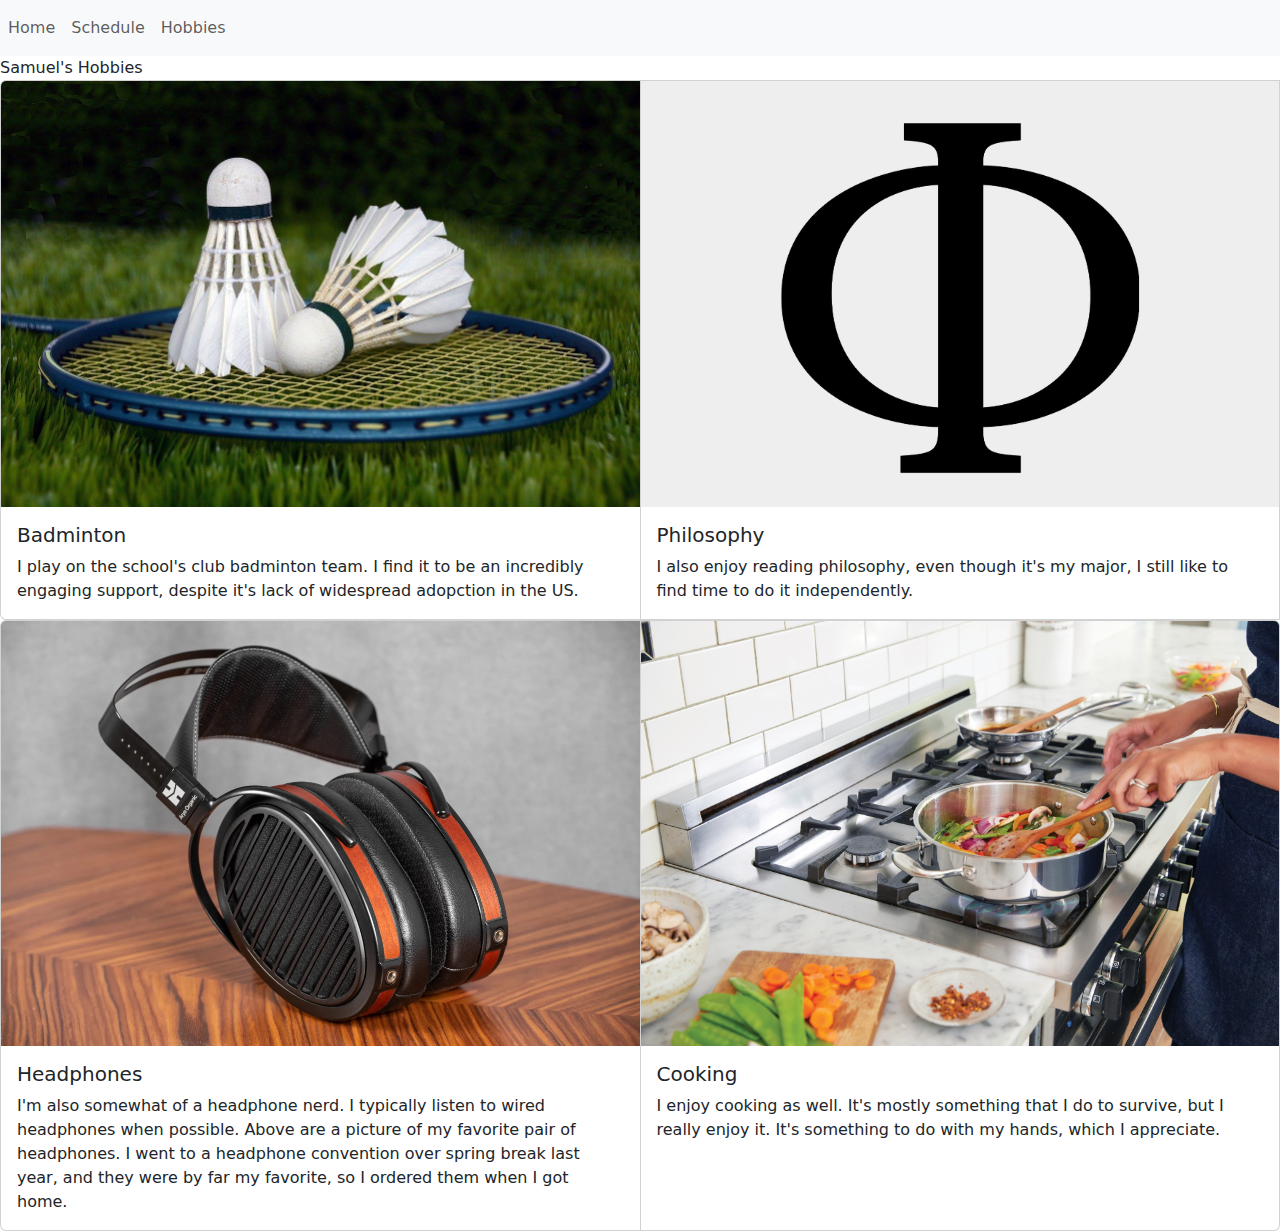
<file: views/hobbies.html>
<!DOCTYPE html>
<html>
<head>
  <!--<link href="../resources/styles.css" rel="stylesheet" /> --> 
  <link
    href="https://cdn.jsdelivr.net/npm/bootstrap@5.3.2/dist/css/bootstrap.min.css"
    rel="stylesheet"
    integrity="sha384-
    T3c6CoIi6uLrA9TneNEoa7RxnatzjcDSCmG1MXxSR1GAsXEV/Dwwykc2MPK8M2HN"
    crossorigin="anonymous"
    />
    
<title>Samuel's Hobbies</title>
</head>
<body>
  <div id="navbar-container"></div>
  <header>Samuel's Hobbies</header>
  <script src="https://cdn.jsdelivr.net/npm/bootstrap@5.3.2/dist/js/bootstrap.bundle.min.js" integrity="sha384-mQ93wddV2D+L9LZ8C7F7BB7FH1OgR3SntC28g/7QkxlD6sbO8L88fW9H7mX4G6Zy" crossorigin="anonymous"></script>
  <main>
    <div class="card-group">
      <div class="card">
        <img src="../resources/BadmintonRacquet.jpg" class="card-img-top" alt="card-group-image">
        <div class="card-body">
          <h5 class="card-title">Badminton</h5>
          <p class="card-text">I play on the school's club badminton team. I find it to be an incredibly engaging support, despite it's lack of widespread adopction in the US.</p>
        </div>
      </div>
      <div class="card">
        <img src="../resources/Phi_Symbol.jpg" class="card-img-top" alt="card-group-image">
        <div class="card-body">
          <h5 class="card-title">Philosophy</h5>
          <p class="card-text">I also enjoy reading philosophy, even though it's my major, I still like to find time to do it independently.</p>
        </div>
      </div>
    <div class="card-group">
      <div class="card">
        <img src="../resources/Headphones.jpg" class="card-img-top" alt="card-group-image">
        <div class="card-body">
          <h5 class="card-title">Headphones</h5>
          <p class="card-text">I'm also somewhat of a headphone nerd. I typically listen to wired headphones when possible. Above are a picture of my favorite pair of headphones. I went to a headphone convention over spring break last year, and they were by far my favorite, so I ordered them when I got home.</p>
        </div>
      </div>
      <div class="card">
        <img src="../resources/Cooking.jpg" class="card-img-top" alt="card-group-image">
        <div class="card-body">
          <h5 class="card-title">Cooking</h5>
          <p class="card-text">I enjoy cooking as well. It's mostly something that I do to survive, but I really enjoy it. It's something to do with my hands, which I appreciate.</p>
        </div>
      </div>
    </div>
  </main>
  <footer></footer>
  <script src="../resources/js/script.js"></script>
  <script src="../resources/js/navbar.js"></script>
  <script> loadNavbar(); // Call the function to load the navbar </script>
</body>
</html>
</file>
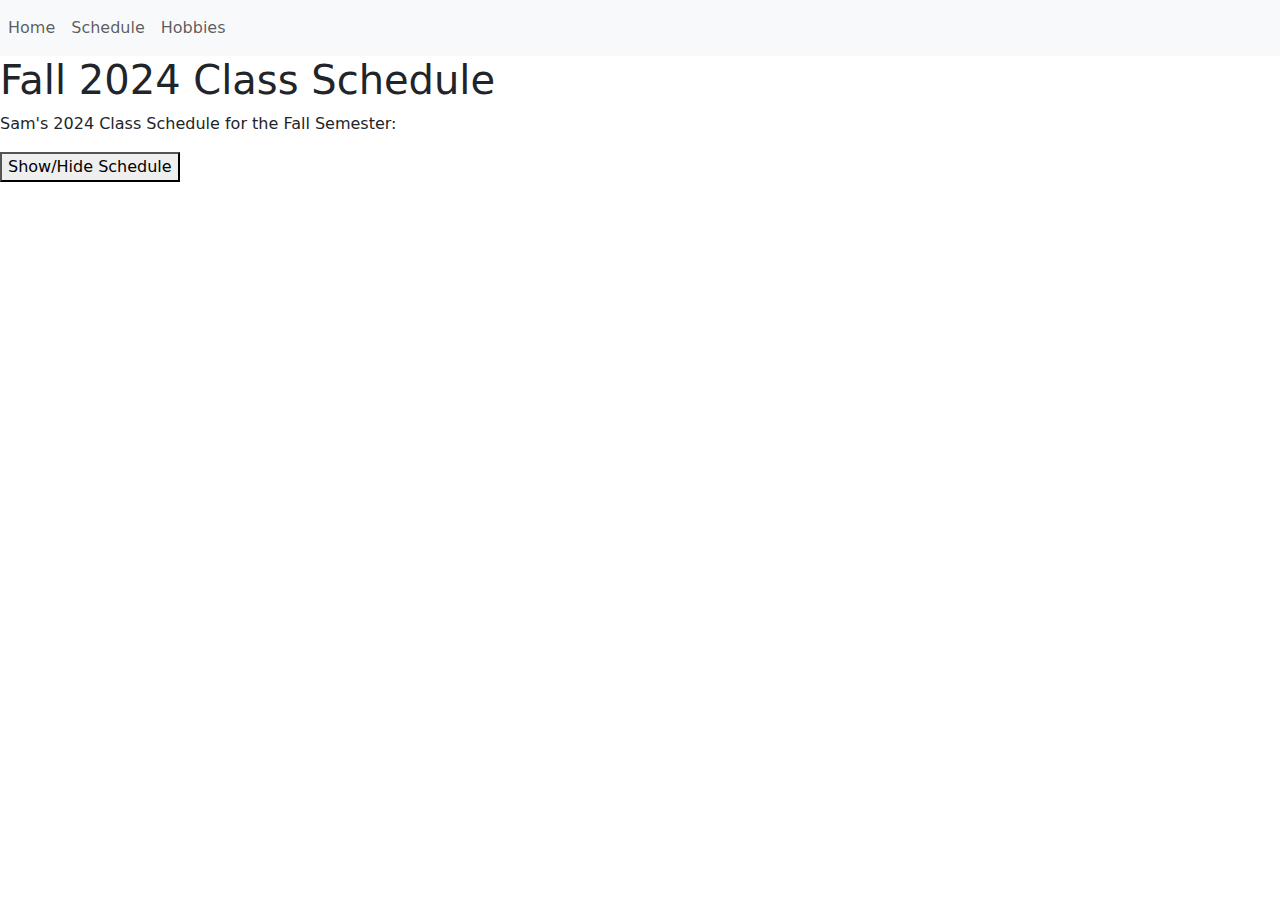
<file: views/schedule.html>
<!DOCTYPE html>
<html>
<head>
    <!--<link rel="stylesheet" href="../resources/styles.css">-->
    <link
    href="https://cdn.jsdelivr.net/npm/bootstrap@5.3.2/dist/css/bootstrap.min.css"
    rel="stylesheet"
    integrity="sha384-
    T3c6CoIi6uLrA9TneNEoa7RxnatzjcDSCmG1MXxSR1GAsXEV/Dwwykc2MPK8M2HN"
    crossorigin="anonymous"
    />
<title>Fall Schedule 2024</title>
</head>
<body>
<div id="navbar-container"></div>
<h1>Fall 2024 Class Schedule</h1>
<p>Sam's 2024 Class Schedule for the Fall Semester:</p>
<button id="toggle-schedule">Show/Hide Schedule</button>
<p></p>
<div id="class-schedule">
    <table class="table">
        <thead>
            <tr class="table-primary">
            <th scope="col">Class Number</th>
            <th scope="col">Monday</th>
            <th scope="col">Tuesday</th>
            <th scope="col">Wednesday</th>
            <th scope="col">Thursday</th>
            <th scope="col">Friday</th>
            </tr>
        </thead>
        <tbody>
            <tr>
            <th scope="row">1</th>
            <td>Chemistry</td>
            <td>Chemistry Recitation</td>
            <td>Chemistry Lab</td>
            <td>Violence and Justice</td>
            <td>Chemistry</td>
            </tr>
            <tr>
            <th scope="row">2</th>
            <td>Theories of Rhetoric</td>
            <td>Violence and Justice</td>
            <td>Chemistry</td>
            <td></td>
            <td></td>
            </tr>
            <tr>
            <th scope="row">3</th>
            <td>Philosophy Seminar</td>
            <td>Platform Based Computing</td>
            <td>Theories of Rhetoric</td>
            <td></td>
            <td></td>
            </tr>
            <tr>
            <th scope="row">4</th>
            <td></td>
            <td></td>
            <td>Philosophy Seminar</td>
            <td></td>
            <td></td>
            </tr>
        </tbody>
    </table>
</div>
<script src="../resources/js/script.js"></script>
<script src="../resources/js/navbar.js"></script>
<script> loadNavbar(); // Call the function to load the navbar </script>
</body>
</html>
</file>
<file: resources/styles.css>
@import url(http://fonts.googleapis.com/css?family=Inconsolata);
@import url(http://fonts.googleapis.com/css?family=PT+Sans);
@import url(http://fonts.googleapis.com/css?family=PT+Sans+Narrow:400,700);
article,
aside,
details,
figcaption,
figure,
footer,
header,
hgroup,
nav,
section,
summary {
  display: block;
}
audio,
canvas,
video {
  display: inline-block;
}
audio:not([controls]) {
  display: none;
  height: 0;
}
[hidden] {
  display: none;
}
html {
  font-family: sans-serif;
  -webkit-text-size-adjust: 100%;
  -ms-text-size-adjust: 100%;
}
body {
  margin: 0;
}
a:focus {
  outline: thin dotted;
}
a:active,
a:hover {
  outline: 0;
}
h1 {
  font-size: 2em;
}
abbr[title] {
  border-bottom: 1px dotted;
}
b,
strong {
  font-weight: bold;
}
dfn {
  font-style: italic;
}
mark {
  background: #ff0;
  color: #000;
}
code,
kbd,
pre,
samp {
  font-family: monospace, serif;
  font-size: 1em;
}
pre {
  white-space: pre-wrap;
  word-wrap: break-word;
}
q {
  quotes: "\201C" "\201D" "\2018" "\2019";
}
small {
  font-size: 80%;
}
sub,
sup {
  font-size: 75%;
  line-height: 0;
  position: relative;
  vertical-align: baseline;
}
sup {
  top: -0.5em;
}
sub {
  bottom: -0.25em;
}
img {
  border: 0;
}
svg:not(:root) {
  overflow: hidden;
}
figure {
  margin: 0;
}
fieldset {
  border: 1px solid #c0c0c0;
  margin: 0 2px;
  padding: 0.35em 0.625em 0.75em;
}
legend {
  border: 0;
  padding: 0;
}
button,
input,
select,
textarea {
  font-family: inherit;
  font-size: 100%;
  margin: 0;
}
button,
input {
  line-height: normal;
}
button,
html input[type="button"],
input[type="reset"],
input[type="submit"] {
  -webkit-appearance: button;
        appearance: button;
  cursor: pointer;
}
button[disabled],
input[disabled] {
  cursor: default;
}
input[type="checkbox"],
input[type="radio"] {
  box-sizing: border-box;
  padding: 0;
}
input[type="search"] {
  -webkit-appearance: textfield;
        appearance: textfield;
  -moz-box-sizing: content-box;
  -webkit-box-sizing: content-box;
  box-sizing: content-box;
}
input[type="search"]::-webkit-search-cancel-button,
input[type="search"]::-webkit-search-decoration {
  -webkit-appearance: none;
        appearance: none;
}
button::-moz-focus-inner,
input::-moz-focus-inner {
  border: 0;
  padding: 0;
}
textarea {
  overflow: auto;
  vertical-align: top;
}
table {
  border-collapse: collapse;
  border-spacing: 0;
}
html {
  font-family: 'PT Sans', sans-serif;
}
pre,
code {
  font-family: 'Inconsolata', sans-serif;
}
h1,
h2,
h3,
h4,
h5,
h6 {
  font-family: 'PT Sans Narrow', sans-serif;
  font-weight: 700;
}
html {
  background-color: #eee8d5;
  color: #657b83;
  margin: 1em;
}
body {
  background-color: #fdf6e3;
  margin: 0 auto;
  max-width: 23cm;
  border: 1pt solid #93a1a1;
  padding: 1em;
}
code {
  background-color: #eee8d5;
  padding: 2px;
}
a {
  color: #b58900;
}
a:visited {
  color: #cb4b16;
}
a:hover {
  color: #cb4b16;
}
h1 {
  color: #d33682;
}
h2,
h3,
h4,
h5,
h6 {
  color: #859900;
}
pre {
  background-color: #fdf6e3;
  color: #657b83;
  border: 1pt solid #93a1a1;
  padding: 1em;
  box-shadow: 5pt 5pt 8pt #eee8d5;
}
pre code {
  background-color: #fdf6e3;
}
h1 {
  font-size: 2.8em;
}
h2 {
  font-size: 2.4em;
}
h3 {
  font-size: 1.8em;
}
h4 {
  font-size: 1.4em;
}
h5 {
  font-size: 1.3em;
}
h6 {
  font-size: 1.15em;
}
.tag {
  background-color: #eee8d5;
  color: #d33682;
  padding: 0 0.2em;
}
.todo,
.next,
.done {
  color: #fdf6e3;
  background-color: #dc322f;
  padding: 0 0.2em;
}
.tag {
  -webkit-border-radius: 0.35em;
  -moz-border-radius: 0.35em;
  border-radius: 0.35em;
}
.TODO {
  -webkit-border-radius: 0.2em;
  -moz-border-radius: 0.2em;
  border-radius: 0.2em;
  background-color: #2aa198;
}
.NEXT {
  -webkit-border-radius: 0.2em;
  -moz-border-radius: 0.2em;
  border-radius: 0.2em;
  background-color: #268bd2;
}
.ACTIVE {
  -webkit-border-radius: 0.2em;
  -moz-border-radius: 0.2em;
  border-radius: 0.2em;
  background-color: #268bd2;
}
.DONE {
  -webkit-border-radius: 0.2em;
  -moz-border-radius: 0.2em;
  border-radius: 0.2em;
  background-color: #859900;
}
.WAITING {
  -webkit-border-radius: 0.2em;
  -moz-border-radius: 0.2em;
  border-radius: 0.2em;
  background-color: #cb4b16;
}
.HOLD {
  -webkit-border-radius: 0.2em;
  -moz-border-radius: 0.2em;
  border-radius: 0.2em;
  background-color: #d33682;
}
.NOTE {
  -webkit-border-radius: 0.2em;
  -moz-border-radius: 0.2em;
  border-radius: 0.2em;
  background-color: #d33682;
}
.CANCELLED {
  -webkit-border-radius: 0.2em;
  -moz-border-radius: 0.2em;
  border-radius: 0.2em;
  background-color: #859900;
}
</file>
